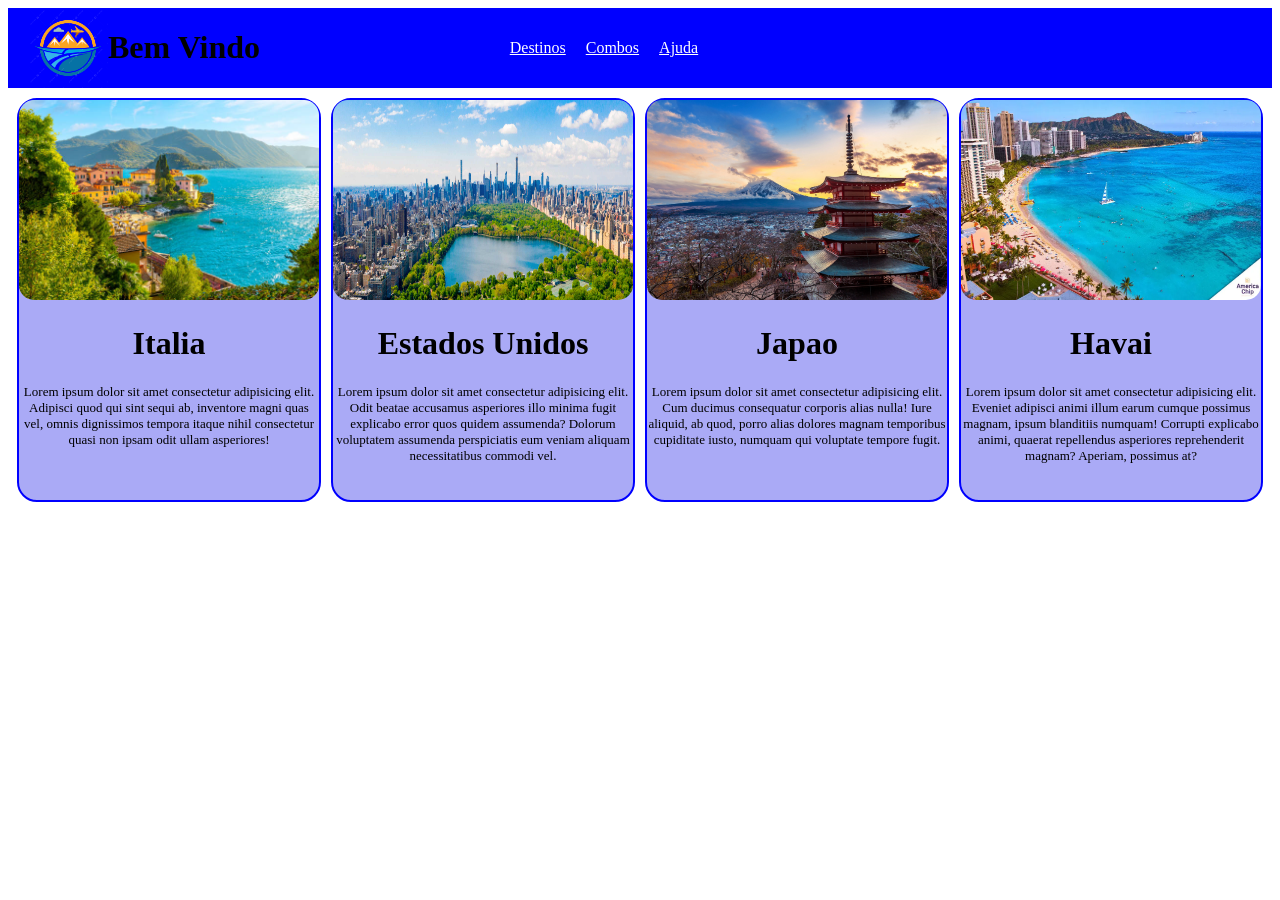
<file: atividade-css-1/index.html>
<!doctype html>
<html lang="pt-BR">
  <head>
    <meta charset="UTF-8" />
    <meta name="viewport" content="width=device-width, initial-scale=1.0" />
    <title>Atividade CSS3 1</title>
    <link rel="stylesheet" href="style.css" />
  </head>
  <body>
    <header>
      <div class="elementos-header">
        <div class="logo">
          <img src="logo.png" alt="logo" width="80px" />
          <h1>Bem Vindo</h1>
        </div>
        <nav>
          <a href="">Destinos</a>
          <a href="">Combos</a>
          <a href="">Ajuda</a>
        </nav>
      </div>
    </header>

    <div class="container-cards">
      <div class="card">
        <img class="imgloc" src="italia.jpg" alt="loc" />
        <div class="divisao-card">
          <h1>Italia</h1>
          <p>
            Lorem ipsum dolor sit amet consectetur adipisicing elit. Adipisci
            quod qui sint sequi ab, inventore magni quas vel, omnis dignissimos
            tempora itaque nihil consectetur quasi non ipsam odit ullam
            asperiores!
          </p>
          <a href=""></a>
        </div>
      </div>

      <div class="card">
        <img class="imgloc" src="estadosunidos.jpg" alt="loc" />
        <div class="divisao-card">
          <h1>Estados Unidos</h1>
          <p>
            Lorem ipsum dolor sit amet consectetur adipisicing elit. Odit beatae
            accusamus asperiores illo minima fugit explicabo error quos quidem
            assumenda? Dolorum voluptatem assumenda perspiciatis eum veniam
            aliquam necessitatibus commodi vel.
          </p>
          <a href=""></a>
        </div>
      </div>

      <div class="card">
        <img class="imgloc" src="japao.jpg" alt="loc" />
        <div class="divisao-card">
          <h1>Japao</h1>
          <p>
            Lorem ipsum dolor sit amet consectetur adipisicing elit. Cum ducimus
            consequatur corporis alias nulla! Iure aliquid, ab quod, porro alias
            dolores magnam temporibus cupiditate iusto, numquam qui voluptate
            tempore fugit.
          </p>
          <a href=""></a>
        </div>
      </div>

      <div class="card">
        <img class="imgloc" src="havai.jpg" alt="loc" />
        <div class="divisao-card">
          <h1>Havai</h1>
          <p>
            Lorem ipsum dolor sit amet consectetur adipisicing elit. Eveniet
            adipisci animi illum earum cumque possimus magnam, ipsum blanditiis
            numquam! Corrupti explicabo animi, quaerat repellendus asperiores
            reprehenderit magnam? Aperiam, possimus at?
          </p>
          <a href=""></a>
        </div>
      </div>
    </div>
    <footer></footer>
  </body>
</html>
</file>
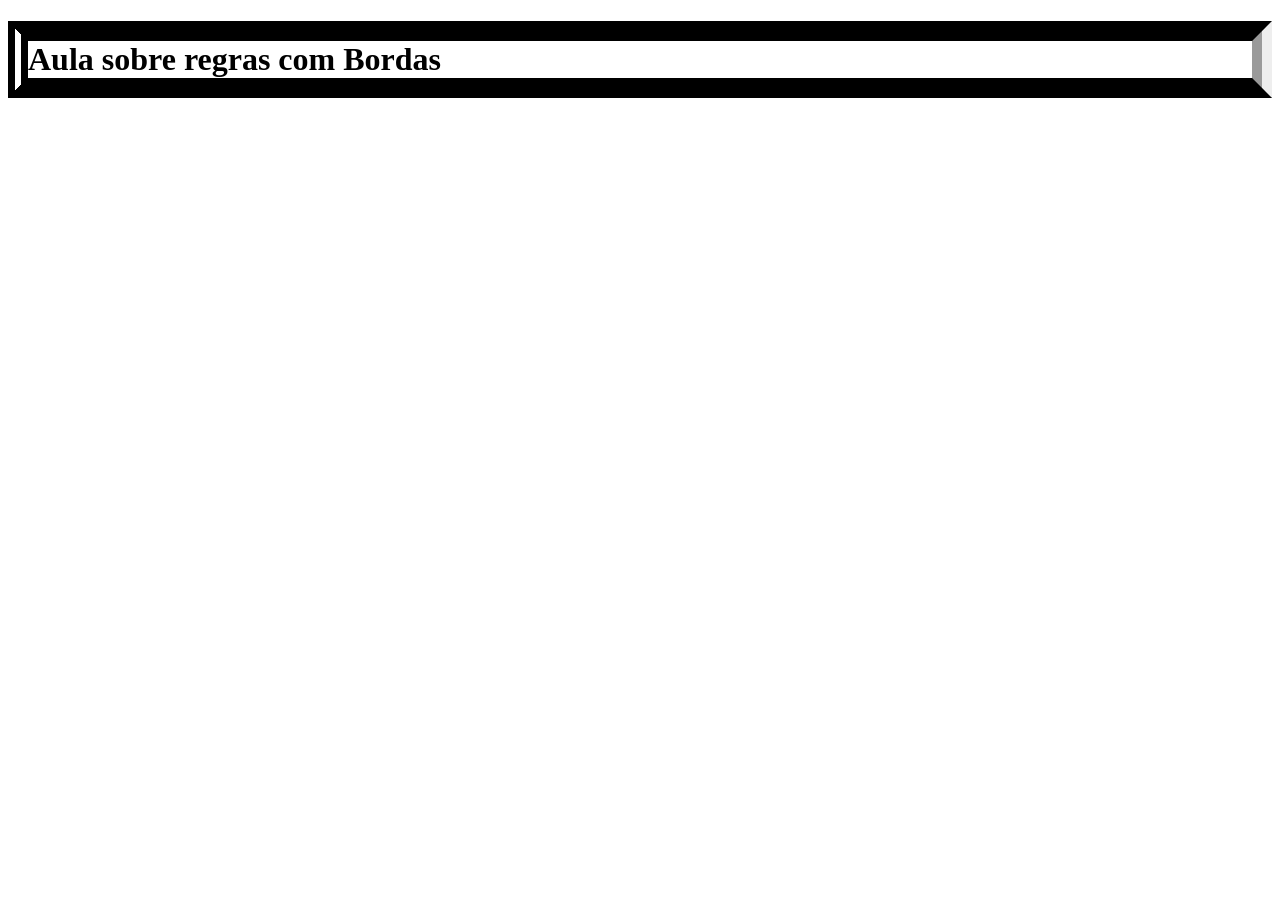
<file: bordas/index.html>
<!doctype html>
<html lang="pt-BR">
  <head>
    <meta charset="UTF-8" />
    <meta name="viewport" content="width=device-width, initial-scale=1.0" />
    <title>Bordas</title>
    <style>
      h1 {
        border-width: 20px;
        border-color: 5px solid red;
        border-style: solid groove outset double;

        border-bottom-width: 20px;
        border-bottom-style: solid;
        border-bottom-color: black;
      }
    </style>
  </head>
  <body>
    <h1>Aula sobre regras com Bordas</h1>
  </body>
</html>
</file>
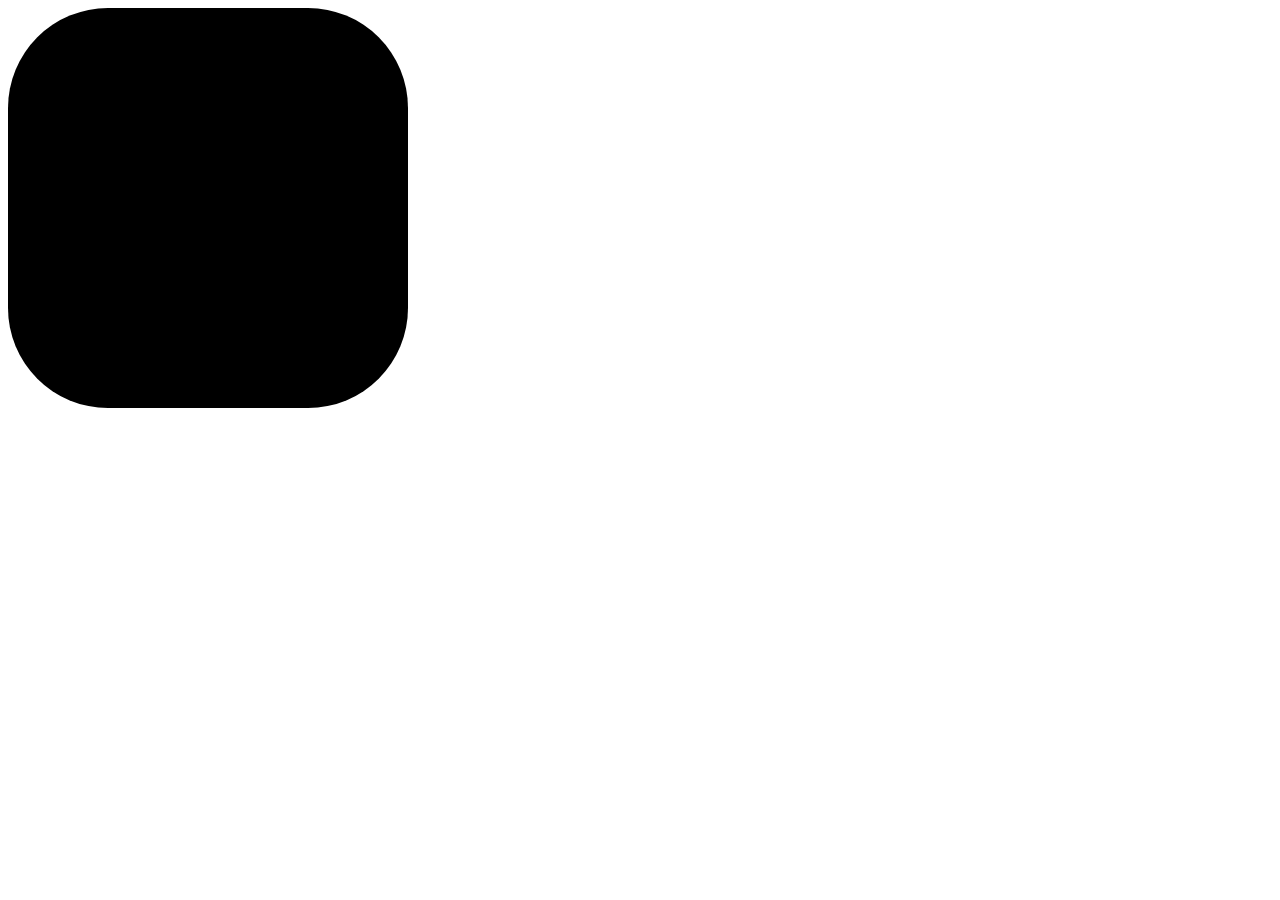
<file: border-radius/index.html>
<!doctype html>
<html lang="pt-BR">
  <head>
    <meta charset="UTF-8" />
    <meta name="viewport" content="width=device-width, initial-scale=1.0" />
    <title>Bordas Redondas</title>
    <style>
      div {
        width: 400px;
        height: 400px;
        background-color: black;
        border-radius: 100px 100px 100px 100px;
        /* border-bottom-left-radius: 100px;
        border-bottom-right-radius: 100px;
        border-top-left-radius: 100px;
        border-top-right-radius: 100px; */
      }
    </style>
  </head>
  <body>
    <div></div>
  </body>
</html>
</file>
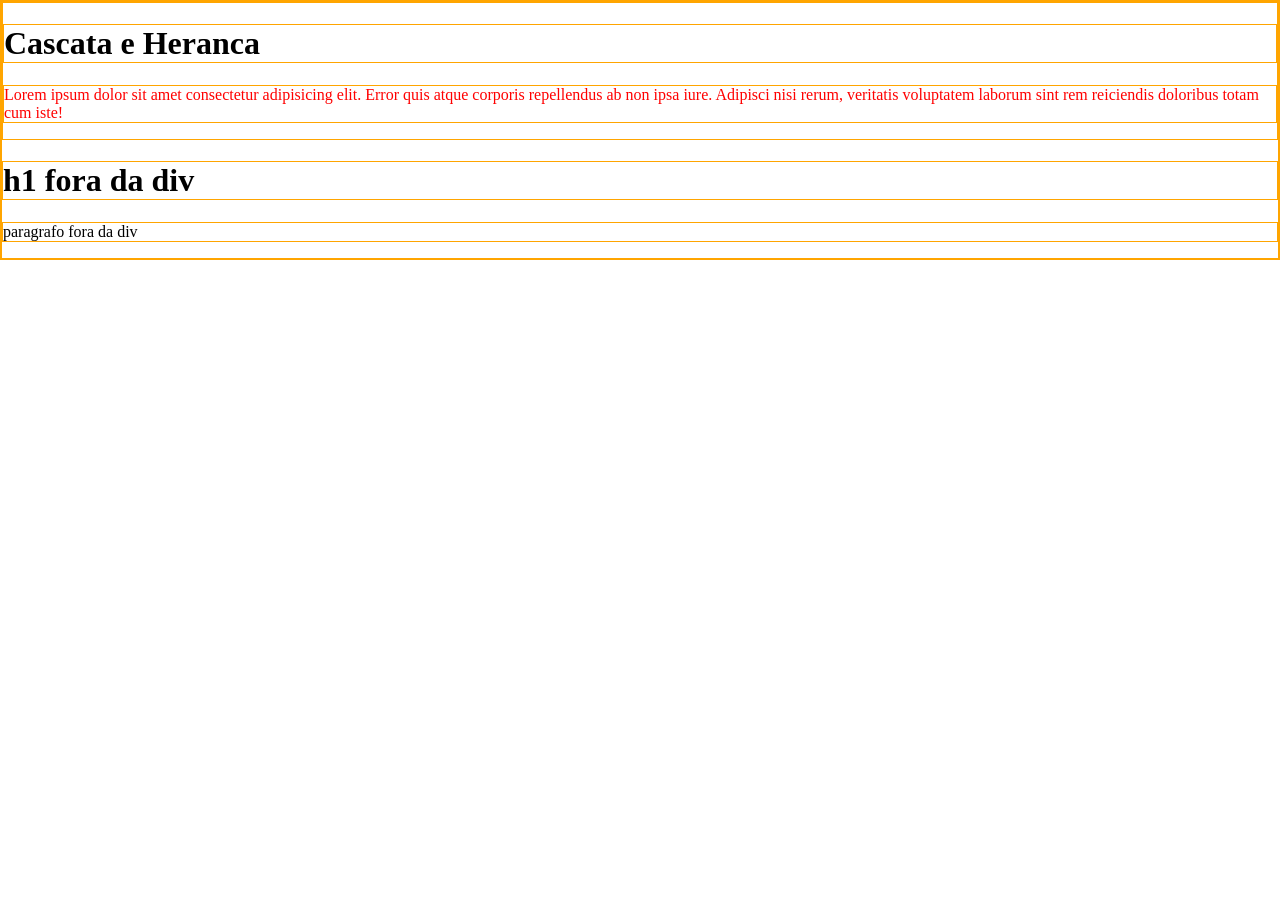
<file: cascata-heranca/index.html>
<!doctype html>
<html lang="pt-BR">
  <head>
    <meta charset="UTF-8" />
    <meta name="viewport" content="width=device-width, initial-scale=1.0" />
    <title>Cascata - Heranca</title>
    <!-- <link rel="stylesheet" href="style.css" /> -->
    <style>
      /* div {
        color: blue;

        border: 1px solid orange;
      } */

      /* p {
        color: yellow;
      }

      div p {
        color: blue;
      } */

      /* h1,
      p {
        color: green;
      } */

      .primeira-div p {
        color: red;
      }

      html,
      body {
        margin: 0;
        padding: 0;
      }

      * {
        border: 1px solid orange;
      }
    </style>
  </head>
  <body>
    <div class="primeira-div">
      <h1>Cascata e Heranca</h1>

      <p>
        Lorem ipsum dolor sit amet consectetur adipisicing elit. Error quis
        atque corporis repellendus ab non ipsa iure. Adipisci nisi rerum,
        veritatis voluptatem laborum sint rem reiciendis doloribus totam cum
        iste!
      </p>
    </div>
    <h1>h1 fora da div</h1>
    <p>paragrafo fora da div</p>
  </body>
</html>
</file>
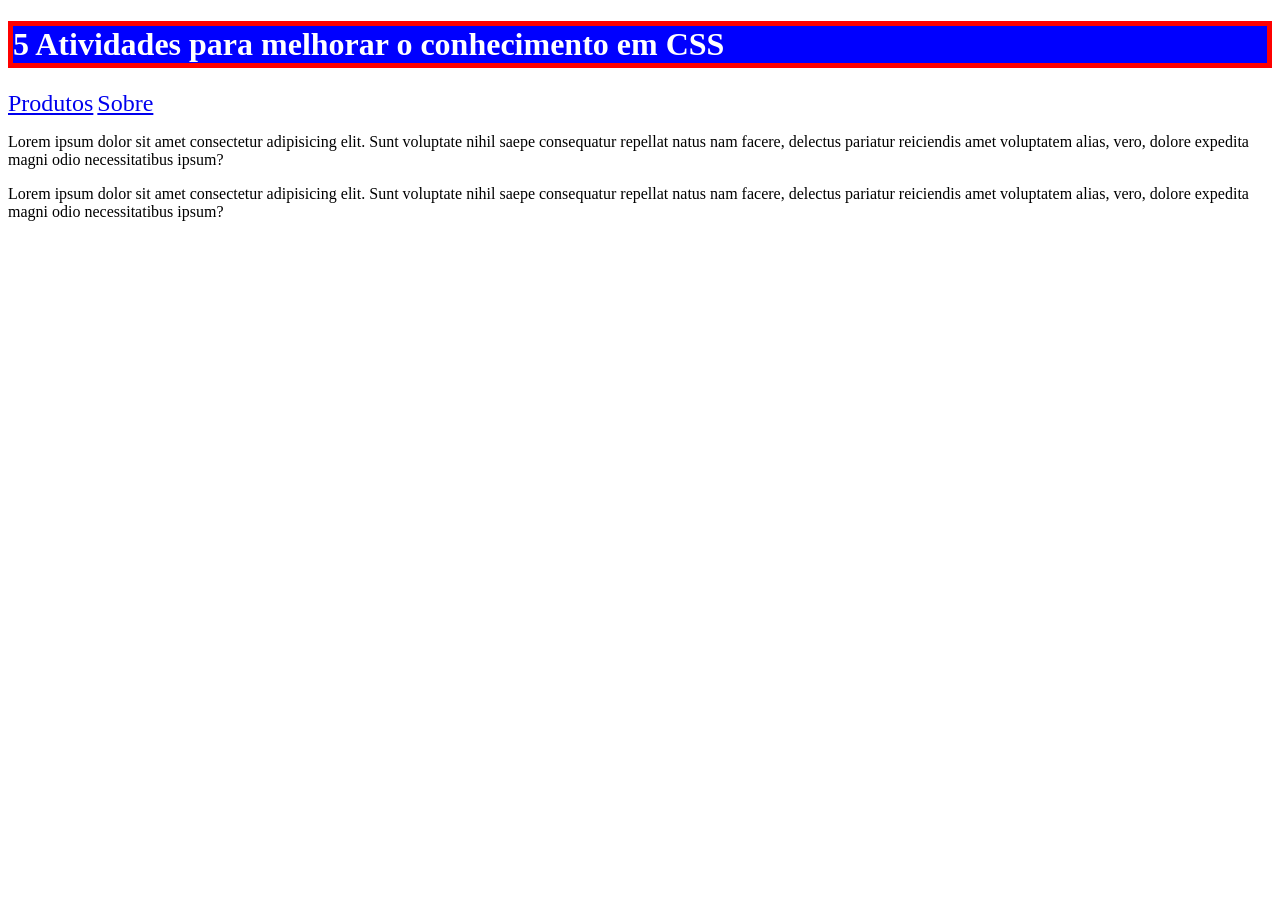
<file: conceitos/index.html>
<!doctype html>
<html lang="pt-BR">
  <head>
    <meta charset="UTF-8" />
    <meta name="viewport" content="width=device-width, initial-scale=1.0" />
    <title>Conceitos</title>

    <link rel="stylesheet" href="/conceitos/CSS/style.css" />
    <style>
      h1 {
        border: 5px solid red;
        background-color: blue;
        color: white;
      }
    </style>
  </head>
  <body>
    <h1>5 Atividades para melhorar o conhecimento em CSS</h1>

    <a href="./produtos.html">Produtos</a>
    <a href="./sobre.html">Sobre</a>

    <p>
      Lorem ipsum dolor sit amet consectetur adipisicing elit. Sunt voluptate
      nihil saepe consequatur repellat natus nam facere, delectus pariatur
      reiciendis amet voluptatem alias, vero, dolore expedita magni odio
      necessitatibus ipsum?
    </p>

    <p>
      Lorem ipsum dolor sit amet consectetur adipisicing elit. Sunt voluptate
      nihil saepe consequatur repellat natus nam facere, delectus pariatur
      reiciendis amet voluptatem alias, vero, dolore expedita magni odio
      necessitatibus ipsum?
    </p>
  </body>
</html>
</file>
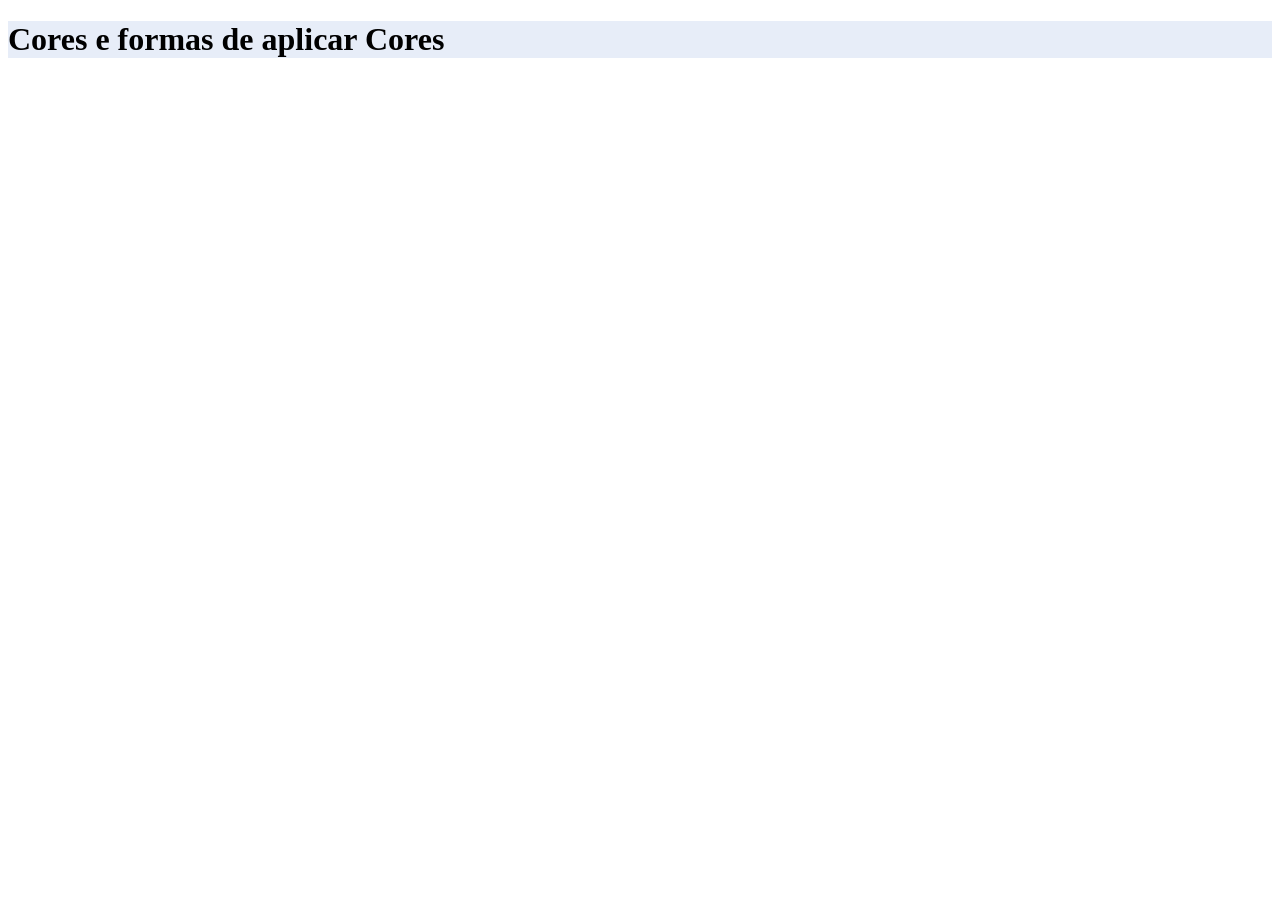
<file: cores/index.html>
<!doctype html>
<html lang="pt-BR">
  <head>
    <meta charset="UTF-8" />
    <meta name="viewport" content="width=device-width, initial-scale=1.0" />
    <title>Cores</title>
    <style>
      h1 {
        background-color: rgba(113, 145, 209, 0.164);
      }
    </style>
  </head>
  <body>
    <h1>Cores e formas de aplicar Cores</h1>
  </body>
</html>
</file>
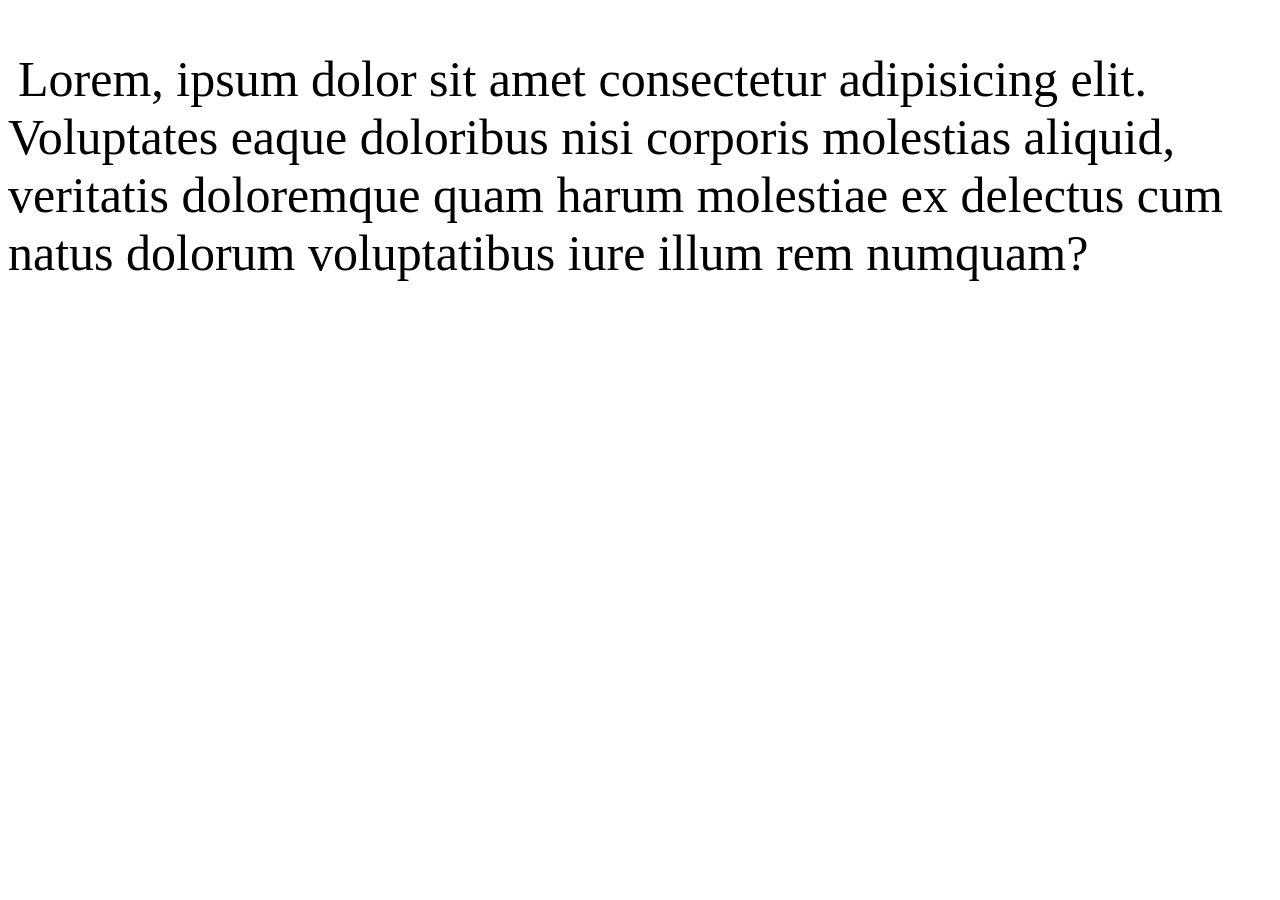
<file: estilizacao-fonte/index.html>
<!doctype html>
<html lang="pt-BR">
  <head>
    <meta charset="UTF-8" />
    <meta name="viewport" content="width=], initial-scale=1.0" />
    <title>Formatações em fontes</title>
    <style>
      /* @font-face {
        font-family: "Black-ops-one";
        src: url(/estilizacao-fonte/fonte/BlackOpsOne-Regular.ttf);
      }
      p {
        font-family: "Black-ops-one";
      } */

      /* @import url("https://fonts.googleapis.com/css2?family=Black+Ops+One&display=swap");

      p {
        font-family: "Black Ops One", system-ui;
        font-weight: 400;
        font-style: normal;
      } */

      p {
        font-size: 50px;
        /* font-weight: bold; */
        /* font-style: italic; */
        /* text-transform: capitalize; */
        /* text-decoration: none; */
        /* line-height: 20px; */
        /* letter-spacing: 10px; */
        /* word-spacing: 10px; */
        text-indent: 10px;
      }
    </style>
  </head>
  <body>
    <p>
      Lorem, ipsum dolor sit amet consectetur adipisicing elit. Voluptates eaque
      doloribus nisi corporis molestias aliquid, veritatis doloremque quam harum
      molestiae ex delectus cum natus dolorum voluptatibus iure illum rem
      numquam?
    </p>
  </body>
</html>
</file>
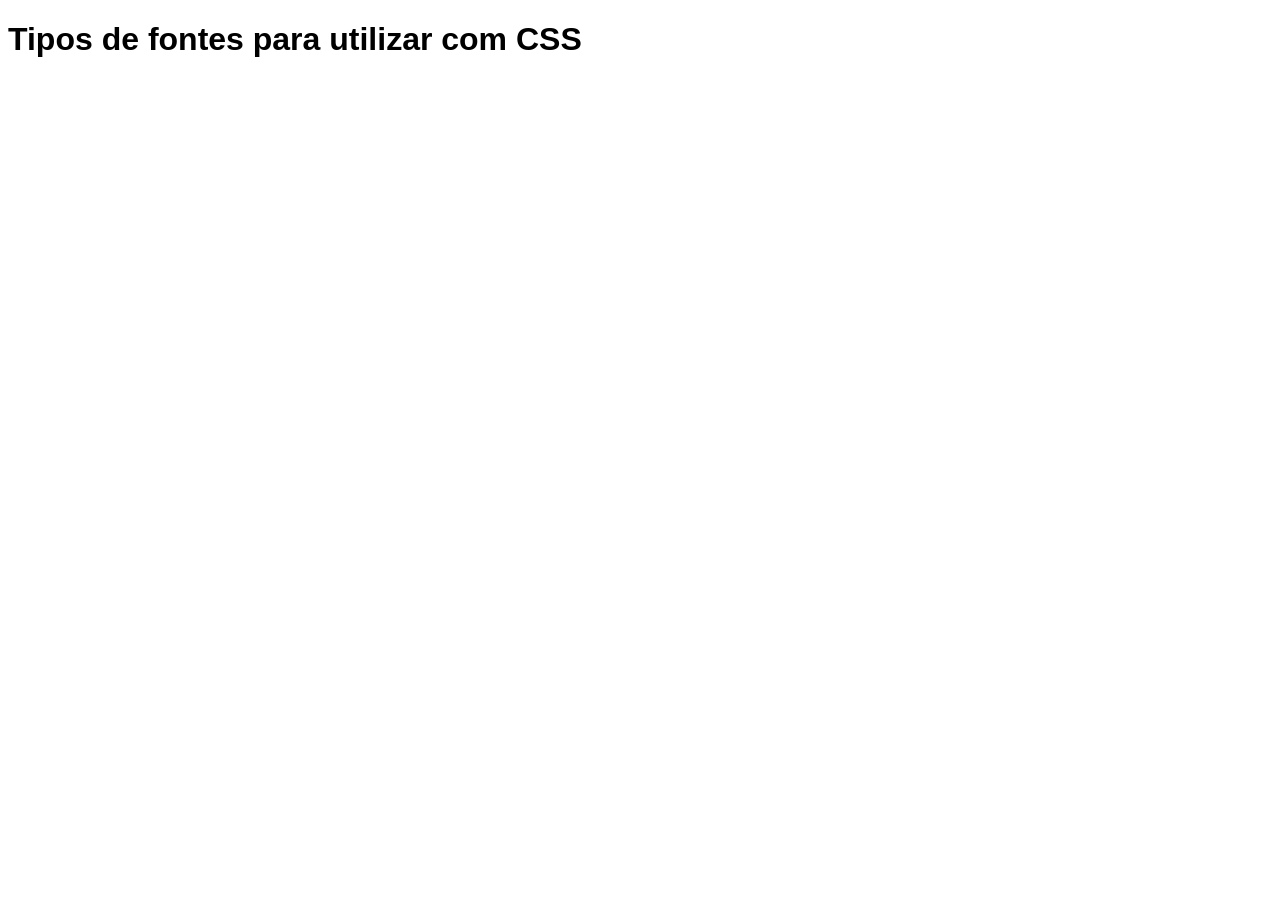
<file: fontes/index.html>
<!doctype html>
<html lang="pt-BR">
  <head>
    <meta charset="UTF-8" />
    <meta name="viewport" content="width=device-width, initial-scale=1.0" />
    <title>Fontes</title>
    <style>
      h1 {
        font-family: Arial, Helvetica, sans-serif;
      }
    </style>
  </head>
  <body>
    <h1>Tipos de fontes para utilizar com CSS</h1>
  </body>
</html>
</file>
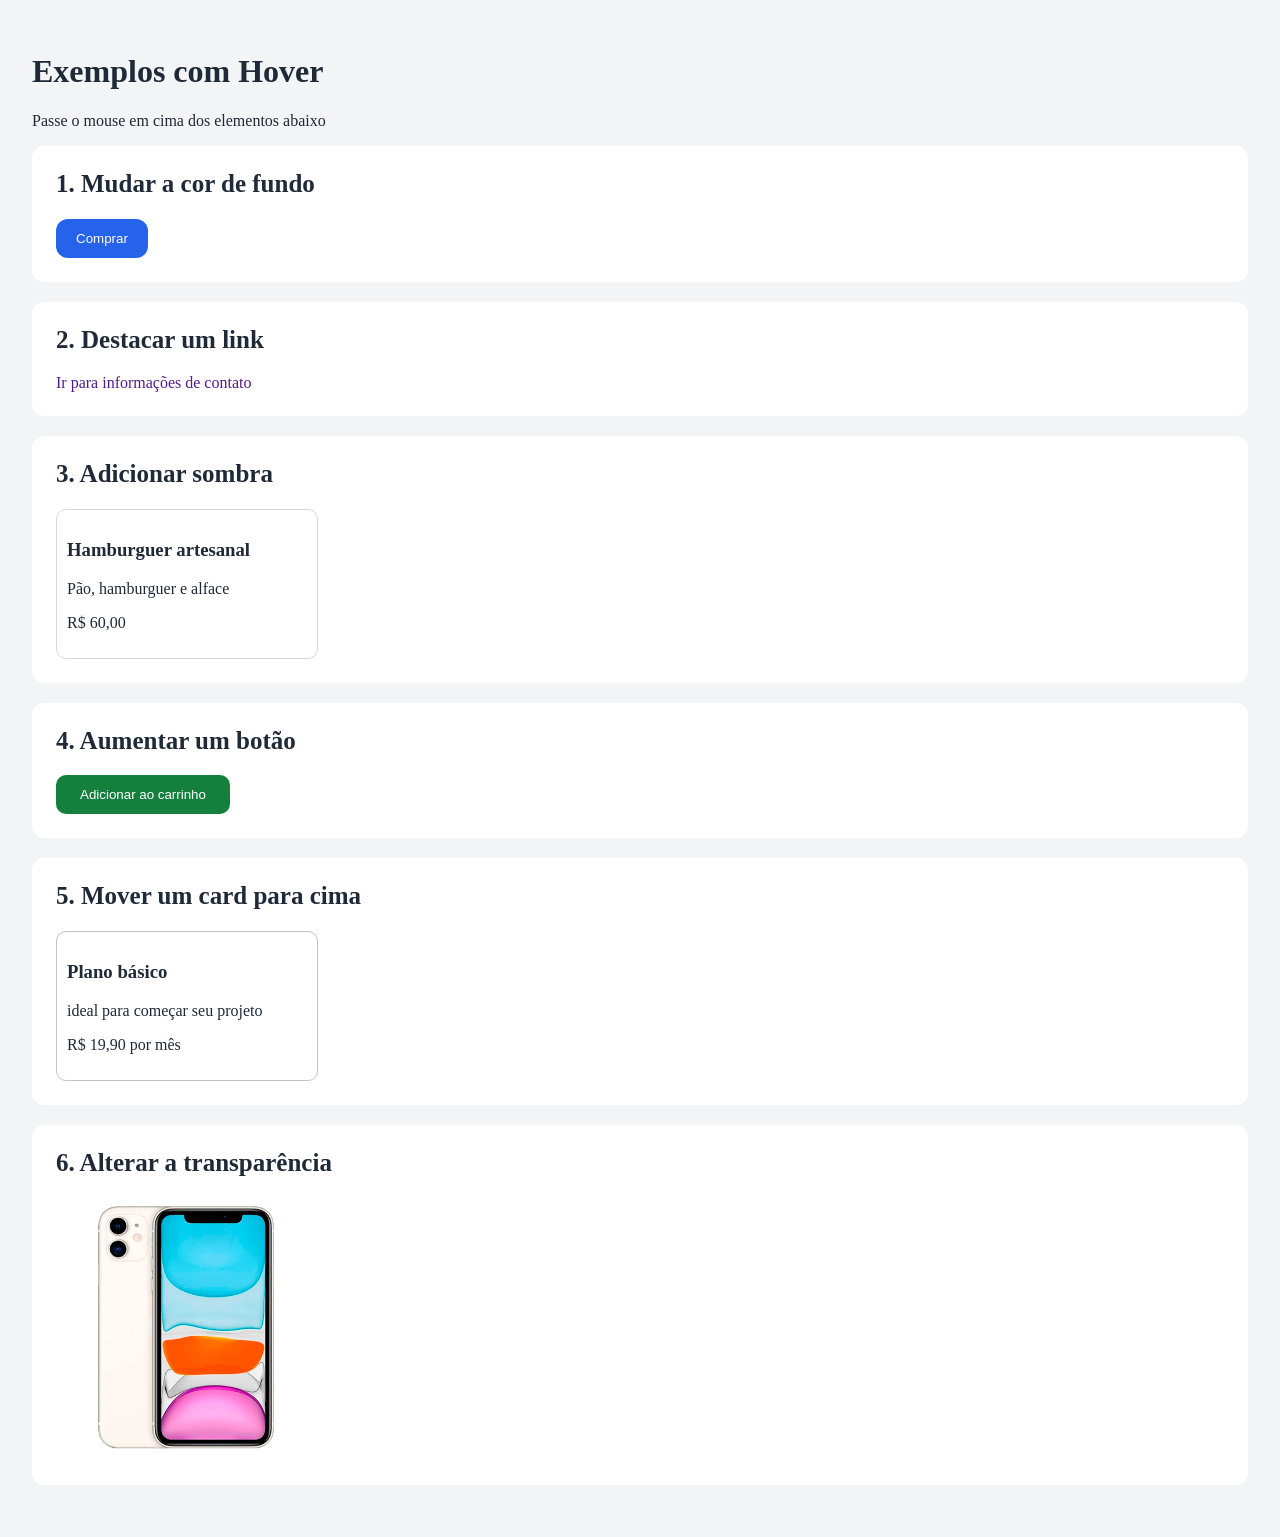
<file: hover/index.html>
<!doctype html>
<html lang="pt-BR">
  <head>
    <meta charset="UTF-8" />
    <meta name="viewport" content="width=device-width, initial-scale=1.0" />
    <title>Exemplos com hover</title>

    <style>
      body {
        margin: 0;
        padding: 32px;
        background-color: #f3f4f6;
        color: #1f2937;
      }

      section {
        background-color: white;
        padding: 24px;
        margin-bottom: 20px;
        border-radius: 12px;
      }

      h2 {
        font-size: 25px;
        margin-top: 0px;
      }

      button {
        cursor: pointer;
      }

      .botao-cor {
        background-color: #2563eb;
        padding: 12px 20px;
        border-radius: 12px;
        border: none;
        color: white;
        transition: background-color 0.3s;
      }

      .botao-cor:hover {
        background-color: #1e40af;
      }

      .link {
        text-decoration: none;
        transition: color 0.3s;
      }

      .link:hover {
        text-decoration: underline;
        color: blue;
      }

      .card-hamburguer {
        width: 240px;
        padding: 10px;
        border: 1px solid #d8d8d8;
        border-radius: 10px;
        transition: box-shadow 0.3s;
        cursor: pointer;
      }

      .card-hamburguer:hover {
        box-shadow: 0px 5px 20px rgb(161, 161, 161);
      }

      .botao-zoom {
        background-color: #15803d;
        padding: 12px 24px;
        border: none;
        color: white;
        border-radius: 10px;
        transition: transform 0.3s;
      }

      .botao-zoom:hover {
        transform: scale(1.1);
      }

      .card-movimento {
        border: 1px solid #c4c3c3;
        width: 240px;
        padding: 10px;
        border-radius: 10px;
        transition: transform 0.3s;
      }

      .card-movimento:hover {
        box-shadow: 0px 5px 20px rgb(161, 161, 161);
        transform: translateY(-6px);
      }

      .imagem {
        width: 260px;
        transition: opacity 0.3s ease-in;
      }

      .imagem:hover {
        opacity: 0.3;
      }
    </style>
  </head>
  <body>
    <h1>Exemplos com Hover</h1>
    <p>Passe o mouse em cima dos elementos abaixo</p>

    <section>
      <h2>1. Mudar a cor de fundo</h2>
      <button class="botao-cor">Comprar</button>
    </section>

    <section>
      <h2>2. Destacar um link</h2>
      <a href="" class="link">Ir para informações de contato</a>
    </section>

    <section>
      <h2>3. Adicionar sombra</h2>

      <div class="card-hamburguer">
        <h3>Hamburguer artesanal</h3>
        <p>Pão, hamburguer e alface</p>
        <p>R$ 60,00</p>
      </div>
    </section>

    <section>
      <h2>4. Aumentar um botão</h2>
      <button class="botao-zoom">Adicionar ao carrinho</button>
    </section>

    <section>
      <h2>5. Mover um card para cima</h2>

      <div class="card-movimento">
        <h3>Plano básico</h3>
        <p>ideal para começar seu projeto</p>
        <p>R$ 19,90 por mês</p>
      </div>
    </section>

    <section>
      <h2>6. Alterar a transparência</h2>

      <img src="/img/celular1.png" alt="" class="imagem" />
    </section>
  </body>
</html>
</file>
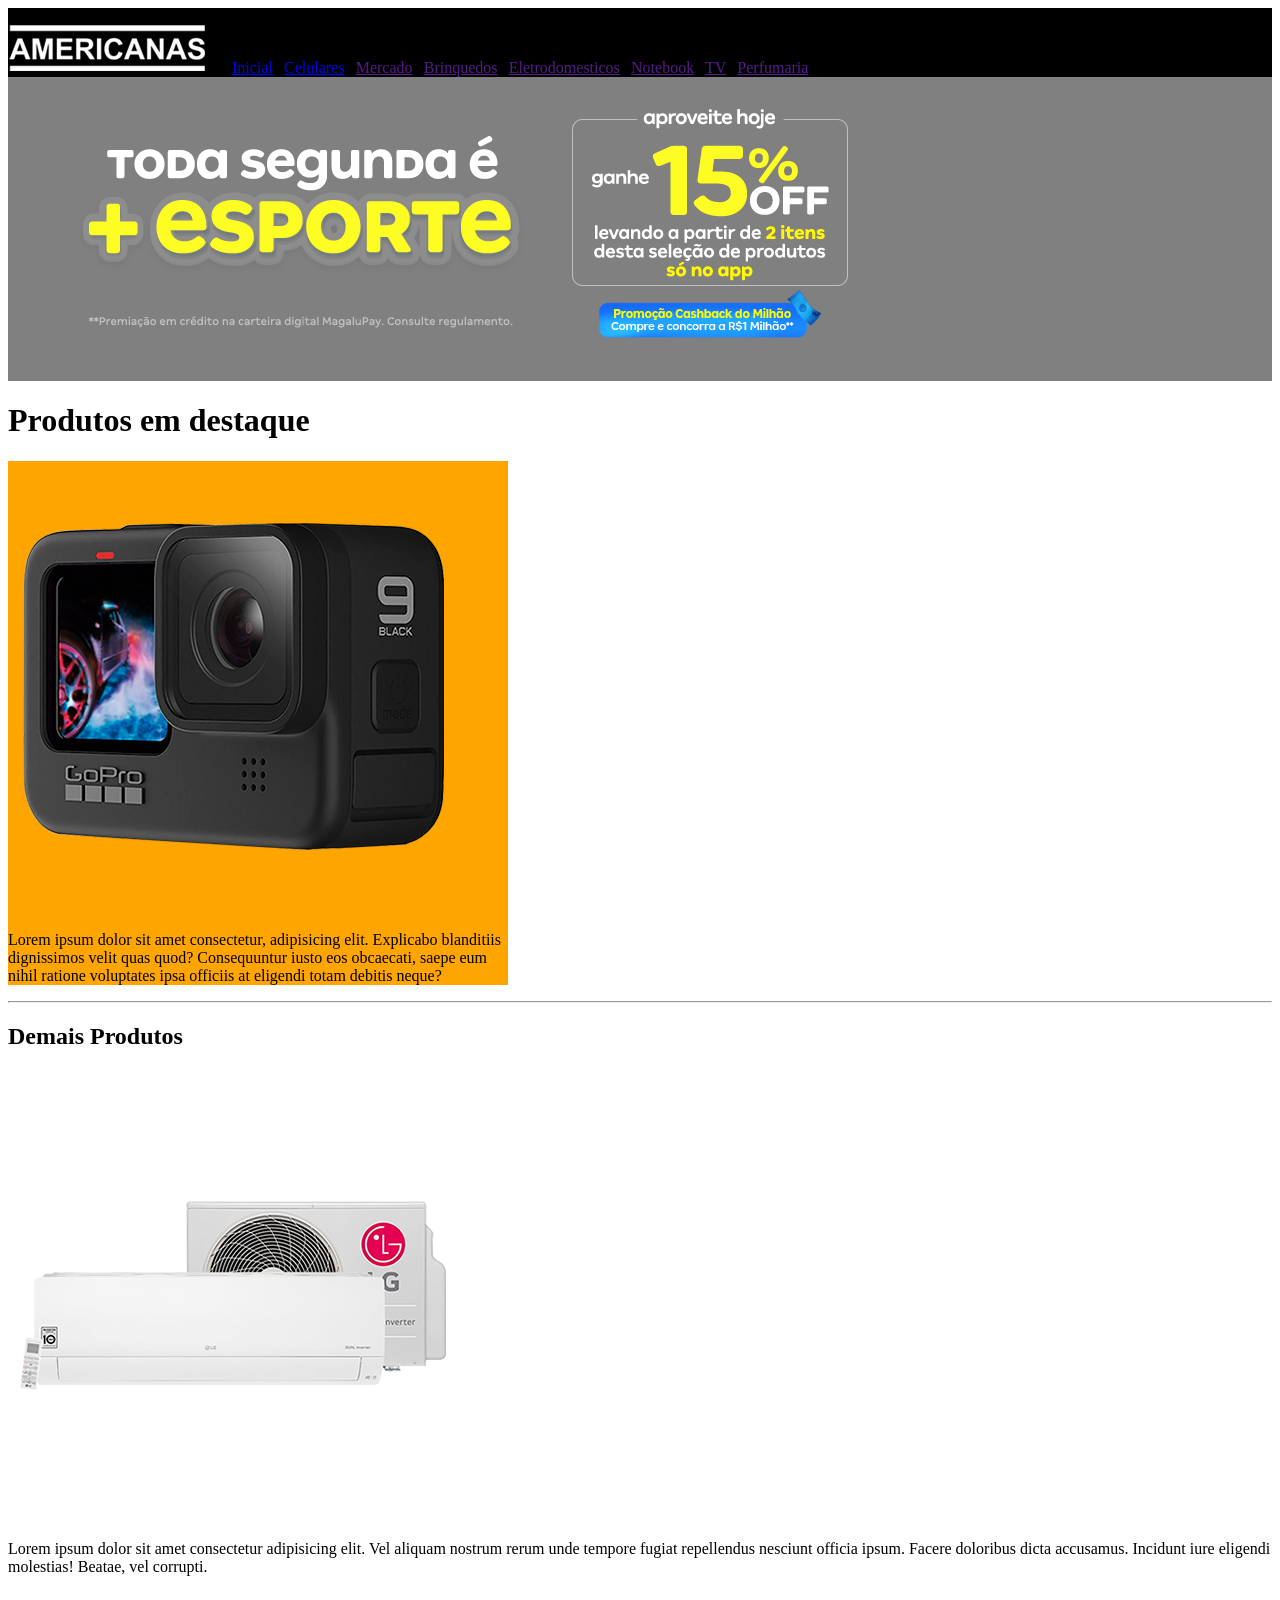
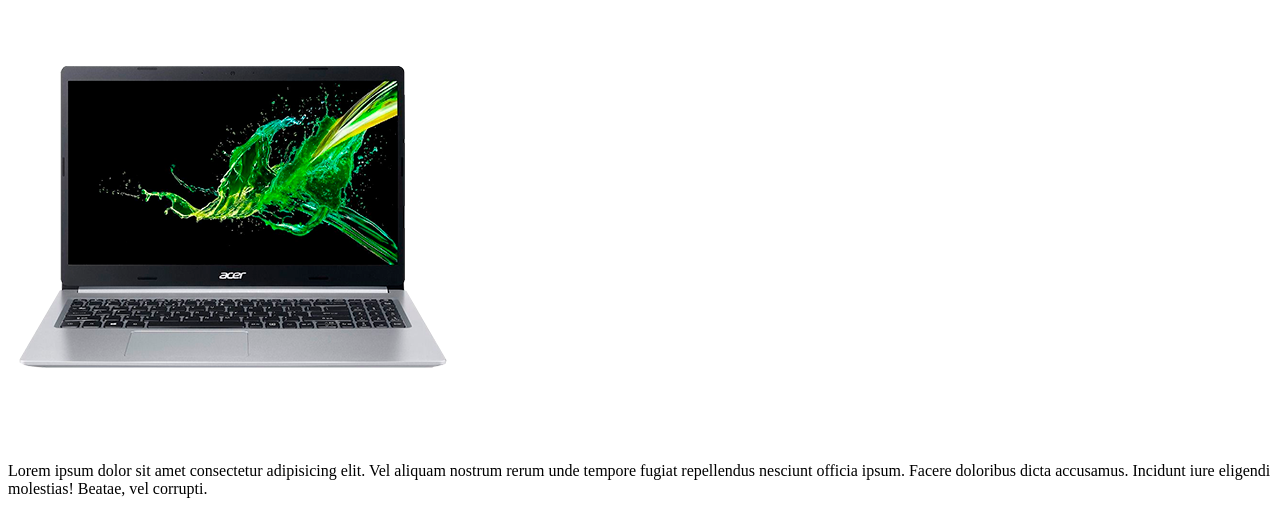
<file: ids-classes/index.html>
<!doctype html>
<html lang="pt-BR">
  <head>
    <meta charset="UTF-8" />
    <meta name="viewport" content="width=device-width, initial-scale=1.0" />
    <title>IDs e classes</title>
    <link rel="stylesheet" href="./style.css" />
  </head>
  <body>
    <header id="cabecalho">
      <img src="../img/logo-americanas.png" alt="logo-americanas" />

      <a href="./index.html">Inicial</a> |
      <a href="./pagina-celulares.html">Celulares</a> | <a href="">Mercado</a> |
      <a href="">Brinquedos</a> | <a href="">Eletrodomesticos</a> |
      <a href="">Notebook</a> | <a href="">TV</a> | <a href="">Perfumaria</a> |
    </header>

    <div style="background-color: gray">
      <img src="../img/banner.png" alt="Imagem banner" />
    </div>

    <div>
      <h1>Produtos em destaque</h1>
      <div style="background-color: orange; width: 500px">
        <img src="../img/p1.png" alt="Produto-1" />

        <p>
          Lorem ipsum dolor sit amet consectetur, adipisicing elit. Explicabo
          blanditiis dignissimos velit quas quod? Consequuntur iusto eos
          obcaecati, saepe eum nihil ratione voluptates ipsa officiis at
          eligendi totam debitis neque?
        </p>
      </div>

      <hr />
      <h2>Demais Produtos</h2>

      <div>
        <img src="../img/p2.png" alt="Produto-2" />
        <p>
          Lorem ipsum dolor sit amet consectetur adipisicing elit. Vel aliquam
          nostrum rerum unde tempore fugiat repellendus nesciunt officia ipsum.
          Facere doloribus dicta accusamus. Incidunt iure eligendi molestias!
          Beatae, vel corrupti.
        </p>
      </div>

      <div>
        <img src="../img/p3.png" alt="Produto-3" />
        <p>
          Lorem ipsum dolor sit amet consectetur adipisicing elit. Vel aliquam
          nostrum rerum unde tempore fugiat repellendus nesciunt officia ipsum.
          Facere doloribus dicta accusamus. Incidunt iure eligendi molestias!
          Beatae, vel corrupti.
        </p>
      </div>
    </div>
  </body>
</html>
</file>
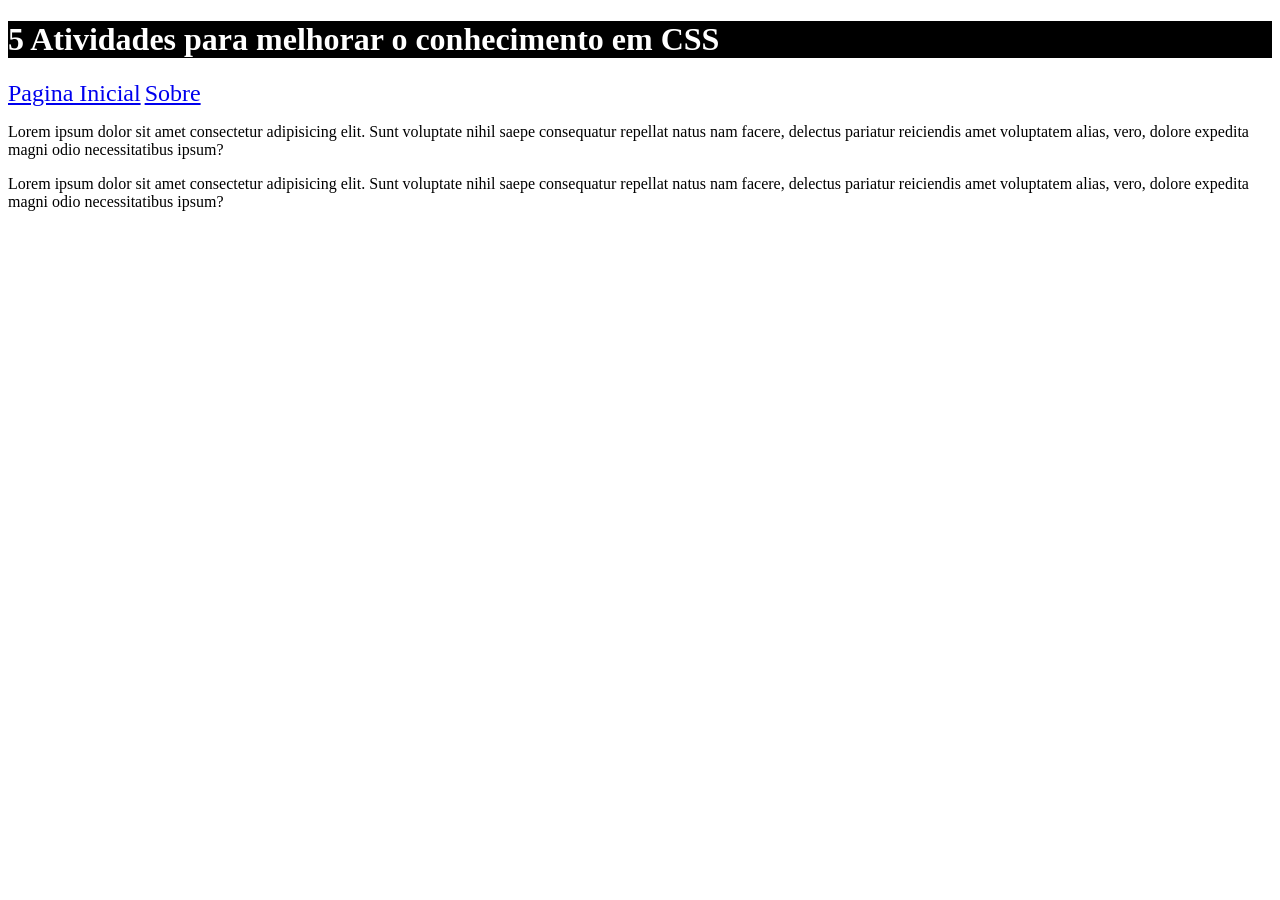
<file: conceitos/produtos.html>
<!doctype html>
<html lang="pt-BR">
  <head>
    <meta charset="UTF-8" />
    <meta name="viewport" content="width=device-width, initial-scale=1.0" />
    <title>Produtos</title>
    <link rel="stylesheet" href="/conceitos/CSS/style.css" />
  </head>
  <body>
    <h1 style="background-color: black; color: white">
      5 Atividades para melhorar o conhecimento em CSS
    </h1>

    <a href="./index.html">Pagina Inicial</a>
    <a href="./sobre.html">Sobre</a>

    <p>
      Lorem ipsum dolor sit amet consectetur adipisicing elit. Sunt voluptate
      nihil saepe consequatur repellat natus nam facere, delectus pariatur
      reiciendis amet voluptatem alias, vero, dolore expedita magni odio
      necessitatibus ipsum?
    </p>

    <p>
      Lorem ipsum dolor sit amet consectetur adipisicing elit. Sunt voluptate
      nihil saepe consequatur repellat natus nam facere, delectus pariatur
      reiciendis amet voluptatem alias, vero, dolore expedita magni odio
      necessitatibus ipsum?
    </p>
  </body>
</html>
</file>
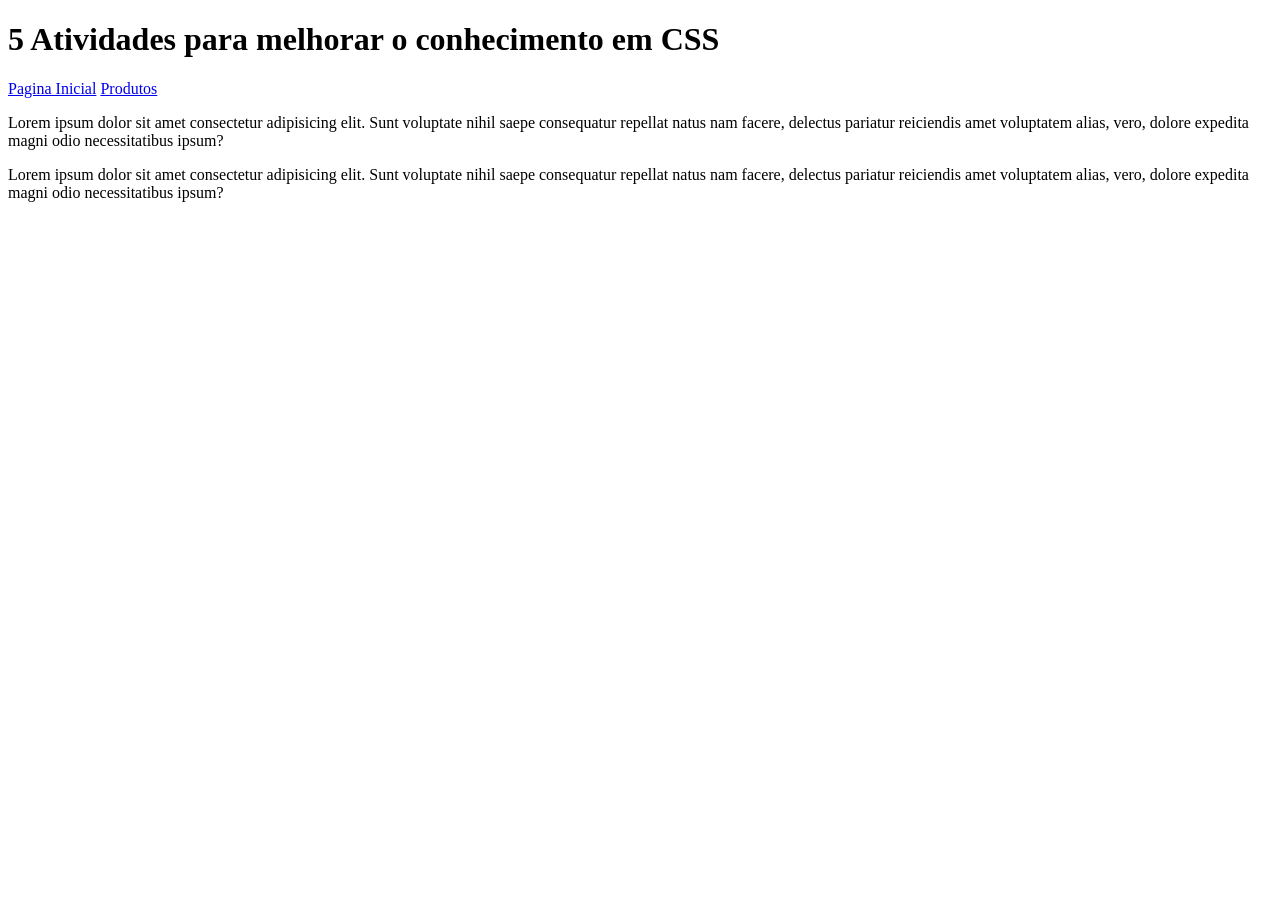
<file: conceitos/sobre.html>
<!doctype html>
<html lang="pt-BR">
  <head>
    <meta charset="UTF-8" />
    <meta name="viewport" content="width=device-width, initial-scale=1.0" />
    <title>Sobre</title>
  </head>
  <body>
    <h1>5 Atividades para melhorar o conhecimento em CSS</h1>

    <a href="./index.html">Pagina Inicial</a>
    <a href="./produtos.html">Produtos</a>

    <p>
      Lorem ipsum dolor sit amet consectetur adipisicing elit. Sunt voluptate
      nihil saepe consequatur repellat natus nam facere, delectus pariatur
      reiciendis amet voluptatem alias, vero, dolore expedita magni odio
      necessitatibus ipsum?
    </p>

    <p>
      Lorem ipsum dolor sit amet consectetur adipisicing elit. Sunt voluptate
      nihil saepe consequatur repellat natus nam facere, delectus pariatur
      reiciendis amet voluptatem alias, vero, dolore expedita magni odio
      necessitatibus ipsum?
    </p>
  </body>
</html>
</file>
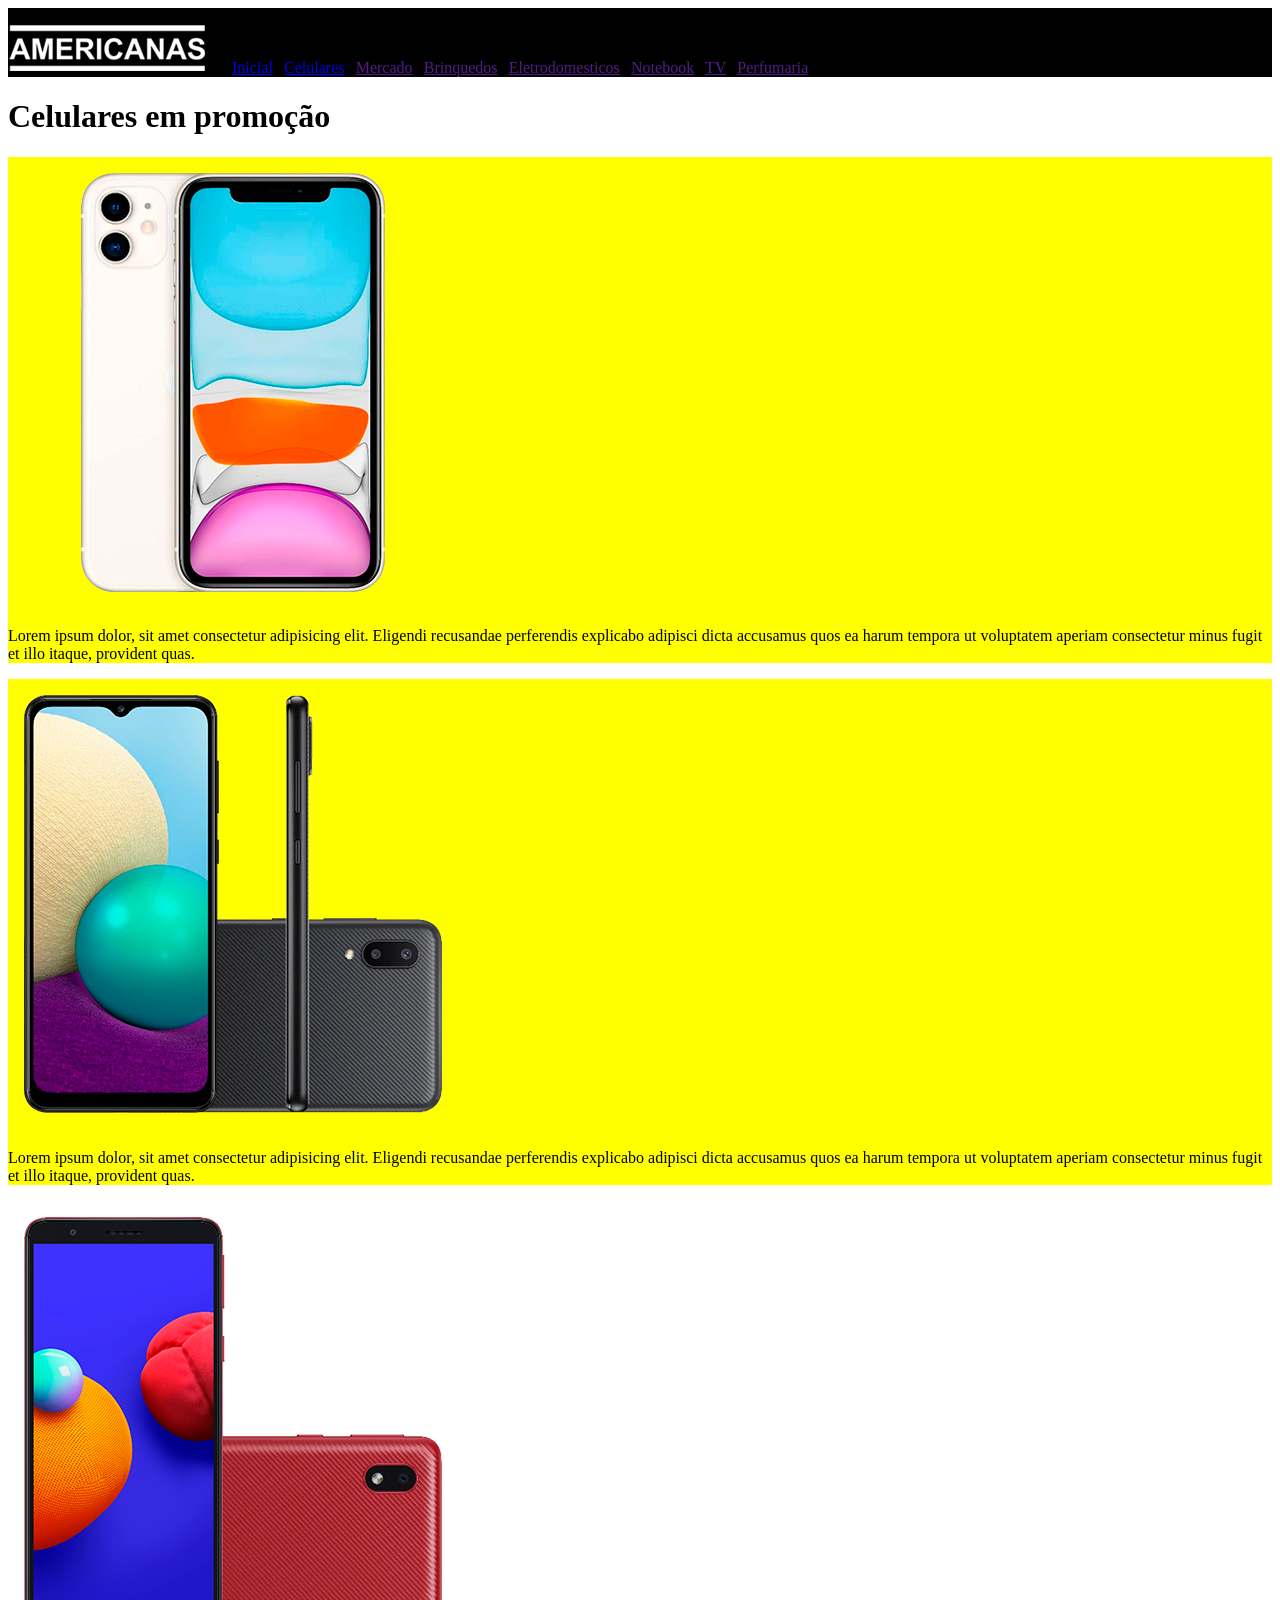
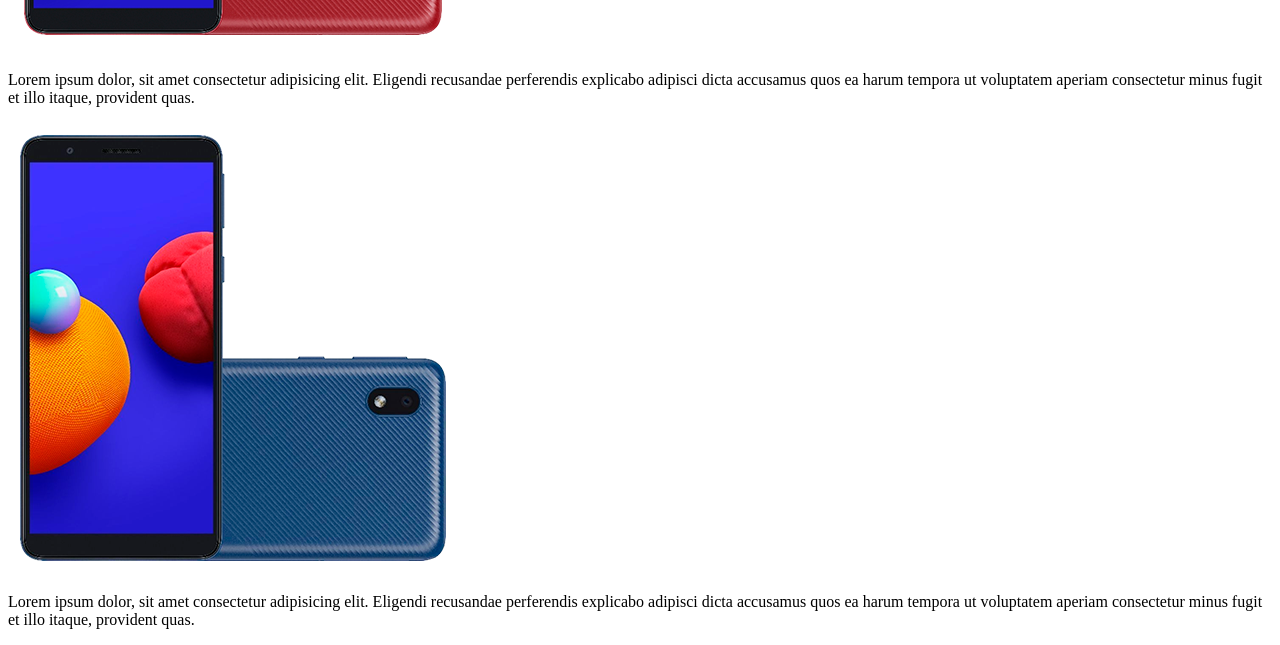
<file: ids-classes/pagina-celulares.html>
<!doctype html>
<html lang="pt-BR">
  <head>
    <meta charset="UTF-8" />
    <meta name="viewport" content="width=device-width, initial-scale=1.0" />
    <title>Página de celulares</title>
    <link rel="stylesheet" href="./style.css" />
  </head>
  <body>
    <header id="cabecalho">
      <img src="../img/logo-americanas.png" alt="logo-americanas" />

      <a href="./index.html">Inicial</a> |
      <a href="./pagina-celulares.html">Celulares</a> | <a href="">Mercado</a> |
      <a href="">Brinquedos</a> | <a href="">Eletrodomesticos</a> |
      <a href="">Notebook</a> | <a href="">TV</a> | <a href="">Perfumaria</a> |
    </header>

    <div>
      <h1>Celulares em promoção</h1>

      <div class="produto-destaque">
        <img src="../img/celular1.png" alt="Celular-1" />

        <p>
          Lorem ipsum dolor, sit amet consectetur adipisicing elit. Eligendi
          recusandae perferendis explicabo adipisci dicta accusamus quos ea
          harum tempora ut voluptatem aperiam consectetur minus fugit et illo
          itaque, provident quas.
        </p>
      </div>

      <div class="produto-destaque">
        <img src="../img/celular2.png" alt="Celular-2" />

        <p>
          Lorem ipsum dolor, sit amet consectetur adipisicing elit. Eligendi
          recusandae perferendis explicabo adipisci dicta accusamus quos ea
          harum tempora ut voluptatem aperiam consectetur minus fugit et illo
          itaque, provident quas.
        </p>
      </div>

      <div>
        <img src="../img/celular3.png" alt="Celular-3" />

        <p>
          Lorem ipsum dolor, sit amet consectetur adipisicing elit. Eligendi
          recusandae perferendis explicabo adipisci dicta accusamus quos ea
          harum tempora ut voluptatem aperiam consectetur minus fugit et illo
          itaque, provident quas.
        </p>
      </div>

      <div>
        <img src="../img/celular4.png" alt="Celular-4" />

        <p>
          Lorem ipsum dolor, sit amet consectetur adipisicing elit. Eligendi
          recusandae perferendis explicabo adipisci dicta accusamus quos ea
          harum tempora ut voluptatem aperiam consectetur minus fugit et illo
          itaque, provident quas.
        </p>
      </div>
    </div>
  </body>
</html>
</file>
<file: atividade-css-1/style.css>
header {
  background-color: blue;
  margin: 0;
  text-align: center;
  flex-direction: row;
  display: flex;
  /* justify-content: center;
  align-items: center; */
}

.elementos-header {
  width: 55%;
  display: flex;
  flex-direction: row;
  justify-content: space-between;
}

/* header div {
  justify-self: flex-start;
} */

nav {
  flex-direction: row;
  margin: 5px;
  display: flex;
  align-items: center;
  gap: 20px;
}

.logo {
  padding-left: 20px;
  display: flex;
  flex-direction: row;
}

a {
  color: white;
}

.card {
  font-family: Georgia, "Times New Roman", Times, serif;
  align-items: center;
  text-align: center;
  width: 300px;
  height: 400px;
  border-radius: 20px;
  border: 2px solid blue;
  background-color: rgb(170, 170, 246);
}

.divisao-card {
}

.container-cards {
  margin-top: 10px;
  display: flex;
  flex-wrap: wrap;
  flex-direction: row;
  justify-content: center;
  gap: 10px;
}

.imgloc {
  border-radius: 15px;
  width: 300px;
  height: 200px;
}

.card p {
  font-size: small;
}
</file>
<file: cascata-heranca/style.css>
p {
  color: red;
}
</file>
<file: conceitos/CSS/style.css>
a {
  font-size: x-large;
}
</file>
<file: ids-classes/style.css>
#cabecalho {
  background-color: black;
}

.produto-destaque {
  background-color: yellow;
}
</file>
